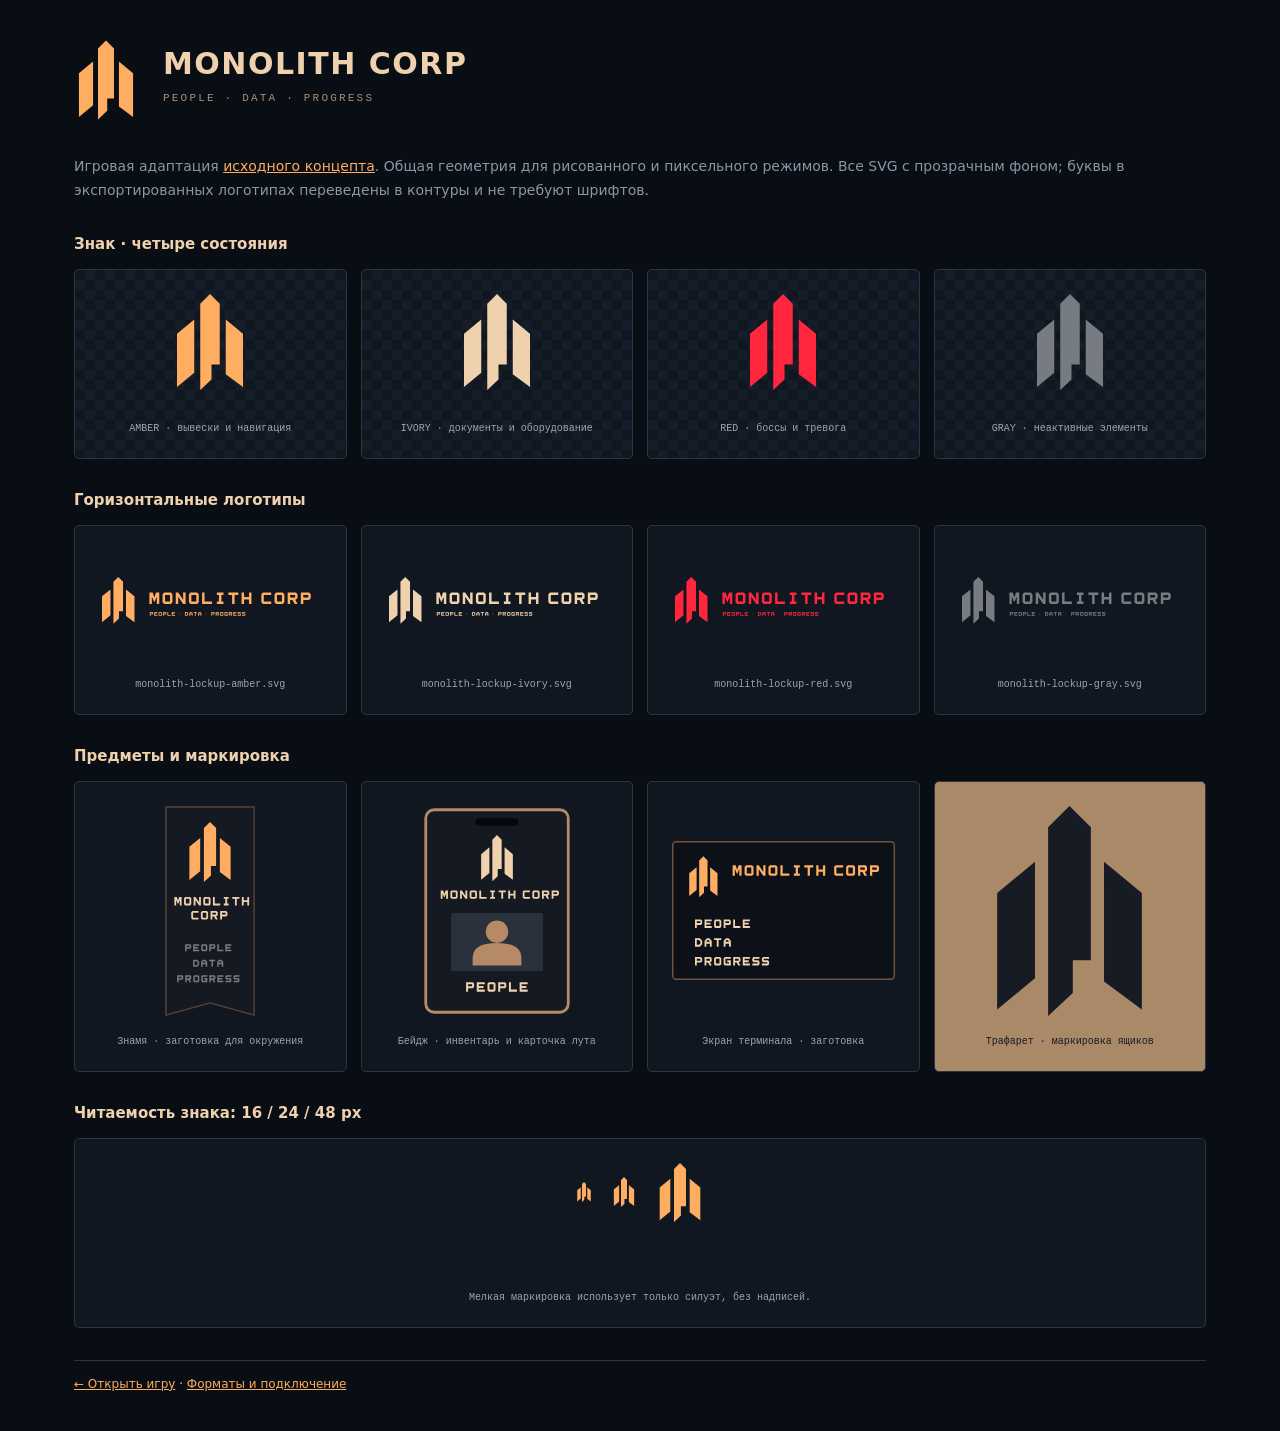
<file: assets/brand/index.html>
<!doctype html>
<html lang="ru"><head><meta charset="utf-8"><meta name="viewport" content="width=device-width,initial-scale=1"><title>Monolith Corp — игровые ассеты</title>
<style>
:root{color-scheme:dark;font:14px system-ui,sans-serif;background:#090d14;color:#efd1ad}*{box-sizing:border-box}body{max-width:1180px;margin:auto;padding:40px 24px}a{color:#ffad60}header{display:flex;align-items:center;gap:25px;margin-bottom:35px}header img{width:64px;height:80px}h1{margin:0;font-size:30px;letter-spacing:.05em}header p{font:11px monospace;letter-spacing:.2em;color:#ab8e77}h2{font-size:15px;margin:32px 0 16px}p{color:#8c96a7;line-height:1.7}.grid{display:grid;grid-template-columns:repeat(auto-fit,minmax(240px,1fr));gap:14px}figure{margin:0;padding:24px;background-color:#111721;border:1px solid #2e3541;border-radius:5px;min-height:190px;display:flex;align-items:center;justify-content:space-between;flex-direction:column;gap:20px}figure img{max-width:100%;height:96px;object-fit:contain}.lockups img{height:auto;max-height:100px;margin:auto 0}.props img{height:210px}.checker{background-image:conic-gradient(#151d29 25%,#111721 0 50%,#151d29 0 75%,#111721 0);background-size:20px 20px}.small{display:flex;gap:20px;align-items:center}.small img{height:auto;width:16px}.small img:nth-child(2){width:24px}.small img:nth-child(3){width:48px}figcaption{font:10px monospace;color:#9ca4b2;text-align:center}footer{margin-top:32px;border-top:1px solid #2e3541;padding-top:16px;font-size:12px}
</style></head><body>
<header><img src="monolith-mark-amber.svg" alt="Знак из трёх башен"><div><h1>MONOLITH CORP</h1><p>PEOPLE · DATA · PROGRESS</p></div></header>
<p>Игровая адаптация <a href="../../concept/monolith.png">исходного концепта</a>. Общая геометрия для рисованного и пиксельного режимов. Все SVG с прозрачным фоном; буквы в экспортированных логотипах переведены в контуры и не требуют шрифтов.</p>
<h2>Знак · четыре состояния</h2><div class="grid">
<figure class="checker"><img src="monolith-mark-amber.svg" alt="Янтарный знак"><figcaption>AMBER · вывески и навигация</figcaption></figure>
<figure class="checker"><img src="monolith-mark-ivory.svg" alt="Светлый знак"><figcaption>IVORY · документы и оборудование</figcaption></figure>
<figure class="checker"><img src="monolith-mark-red.svg" alt="Красный знак"><figcaption>RED · боссы и тревога</figcaption></figure>
<figure class="checker"><img src="monolith-mark-gray.svg" alt="Серый знак"><figcaption>GRAY · неактивные элементы</figcaption></figure></div>
<h2>Горизонтальные логотипы</h2><div class="grid lockups">
<figure><img src="monolith-lockup-amber.svg" alt="Янтарный логотип"><figcaption>monolith-lockup-amber.svg</figcaption></figure>
<figure><img src="monolith-lockup-ivory.svg" alt="Светлый логотип"><figcaption>monolith-lockup-ivory.svg</figcaption></figure>
<figure><img src="monolith-lockup-red.svg" alt="Красный логотип"><figcaption>monolith-lockup-red.svg</figcaption></figure>
<figure><img src="monolith-lockup-gray.svg" alt="Серый логотип"><figcaption>monolith-lockup-gray.svg</figcaption></figure></div>
<h2>Предметы и маркировка</h2><div class="grid props">
<figure><img src="monolith-banner.svg" alt="Корпоративное знамя"><figcaption>Знамя · заготовка для окружения</figcaption></figure>
<figure><img src="monolith-badge.svg" alt="Бейдж сотрудника"><figcaption>Бейдж · инвентарь и карточка лута</figcaption></figure>
<figure><img src="monolith-terminal.svg" alt="Экран корпоративного терминала"><figcaption>Экран терминала · заготовка</figcaption></figure>
<figure style="background:#aa8968"><img src="monolith-stencil.svg" alt="Трафарет"><figcaption style="color:#171b23">Трафарет · маркировка ящиков</figcaption></figure></div>
<h2>Читаемость знака: 16 / 24 / 48 px</h2><figure><div class="small"><img src="monolith-mark-amber.svg" alt="16 пикселей"><img src="monolith-mark-amber.svg" alt="24 пикселя"><img src="monolith-mark-amber.svg" alt="48 пикселей"></div><figcaption>Мелкая маркировка использует только силуэт, без надписей.</figcaption></figure>
<footer><a href="../../index.html">← Открыть игру</a> · <a href="README.md">Форматы и подключение</a></footer>
</body></html>
</file>
